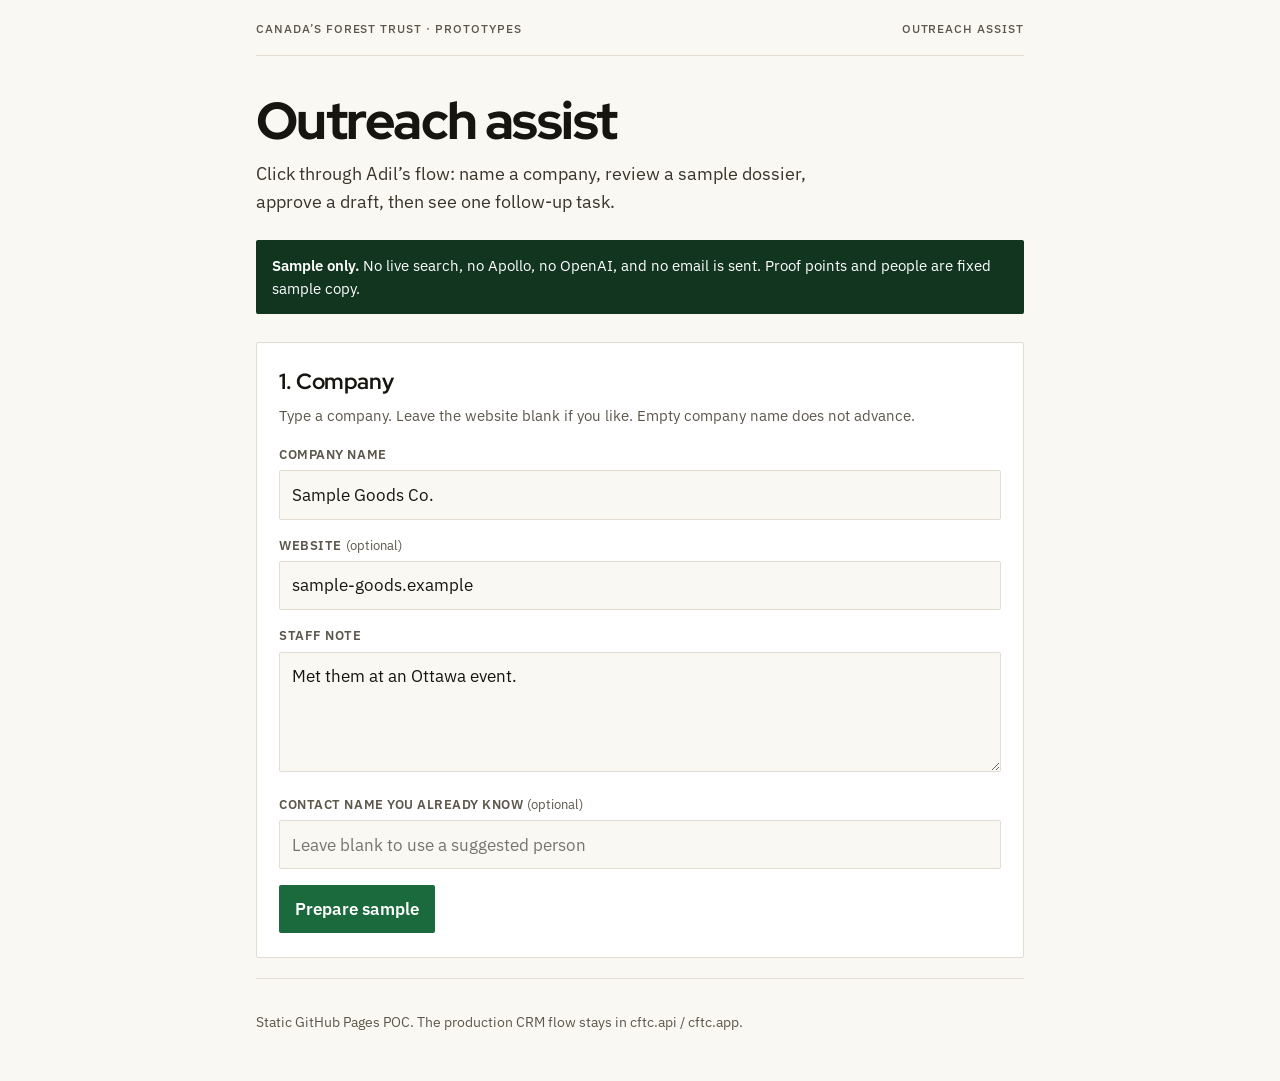
<file: outreach-assist/index.html>
<!DOCTYPE html>
<html lang="en-CA">
<head>
  <meta charset="utf-8" />
  <meta name="viewport" content="width=device-width, initial-scale=1" />
  <title>Outreach assist — Canada’s Forest Trust</title>
  <meta name="description" content="Clickable sample of Adil’s outreach assist: company lookup, sample dossier, approve-before-send, one follow-up task." />
  <link rel="preconnect" href="https://fonts.googleapis.com" />
  <link rel="preconnect" href="https://fonts.gstatic.com" crossorigin />
  <link href="https://fonts.googleapis.com/css2?family=IBM+Plex+Sans:ital,wght@0,400;0,500;0,600;1,400&family=Red+Hat+Display:wght@600;700;800&display=swap" rel="stylesheet" />
  <style>
    :root {
      --paper: #faf8f2;
      --paper-2: #f7f5ef;
      --rule: #e2ddd0;
      --ink: #17150f;
      --ink-2: #3a352b;
      --ink-3: #5c574b;
      --started: #6fbe93;
      --started-deep: #2e8b57;
      --built: #1b6a3e;
      --raise: #12351f;
      --gold: #b46a3a;
      --white: #fff;
      --display: "Red Hat Display", ui-sans-serif, system-ui, sans-serif;
      --body: "IBM Plex Sans", ui-sans-serif, system-ui, sans-serif;
      --max: 48rem;
      --gutter: clamp(1.25rem, 4vw, 2.5rem);
    }

    * { box-sizing: border-box; }
    html { scroll-behavior: smooth; }
    @media (prefers-reduced-motion: reduce) {
      html { scroll-behavior: auto; }
      .panel { animation: none; }
    }

    body {
      margin: 0;
      background: var(--paper);
      color: var(--ink);
      font-family: var(--body);
      font-size: 1.0625rem;
      line-height: 1.55;
      -webkit-font-smoothing: antialiased;
    }

    a { color: var(--built); }
    a:hover { color: var(--raise); }
    a:focus-visible,
    button:focus-visible,
    input:focus-visible,
    textarea:focus-visible {
      outline: 2px solid var(--built);
      outline-offset: 3px;
    }

    .wrap { width: min(var(--max), 100% - 2 * var(--gutter)); margin-inline: auto; }

    header.top {
      display: flex;
      justify-content: space-between;
      align-items: baseline;
      gap: 1rem;
      padding: 1.25rem 0 1rem;
      border-bottom: 1px solid var(--rule);
    }
    header.top p {
      margin: 0;
      font-size: 0.75rem;
      letter-spacing: 0.08em;
      text-transform: uppercase;
      color: var(--ink-3);
      font-weight: 500;
    }

    .hero { padding: 2.5rem 0 1.5rem; }
    .hero h1 {
      font-family: var(--display);
      font-weight: 800;
      font-size: clamp(2rem, 5vw, 3.25rem);
      line-height: 0.98;
      letter-spacing: -0.03em;
      margin: 0 0 0.85rem;
    }
    .hero .lede {
      max-width: 38rem;
      font-size: 1.125rem;
      color: var(--ink-2);
      margin: 0;
    }

    .banner {
      margin: 0 0 1.75rem;
      padding: 0.85rem 1rem;
      background: var(--raise);
      color: var(--white);
      border-radius: 2px;
      font-size: 0.95rem;
    }
    .banner strong { font-weight: 600; }

    .panel {
      background: var(--white);
      border: 1px solid var(--rule);
      border-radius: 2px;
      padding: 1.35rem 1.4rem 1.5rem;
      margin-bottom: 1.25rem;
      animation: rise 0.35s ease both;
    }
    @keyframes rise {
      from { opacity: 0; transform: translateY(6px); }
      to { opacity: 1; transform: none; }
    }
    .panel[hidden] { display: none; }

    .panel h2 {
      font-family: var(--display);
      font-size: 1.35rem;
      font-weight: 700;
      letter-spacing: -0.02em;
      margin: 0 0 0.35rem;
    }
    .panel .hint {
      margin: 0 0 1.1rem;
      color: var(--ink-3);
      font-size: 0.95rem;
    }

    .sample-tag {
      display: inline-block;
      margin: 0 0 1rem;
      padding: 0.2rem 0.55rem;
      border: 1px solid var(--rule);
      background: var(--paper-2);
      color: var(--ink-3);
      font-size: 0.72rem;
      letter-spacing: 0.06em;
      text-transform: uppercase;
      font-weight: 600;
    }

    label {
      display: block;
      font-size: 0.8rem;
      font-weight: 600;
      letter-spacing: 0.04em;
      text-transform: uppercase;
      color: var(--ink-3);
      margin: 0 0 0.35rem;
    }
    .field { margin-bottom: 1rem; }
    .field:last-of-type { margin-bottom: 1.15rem; }

    input[type="text"],
    textarea {
      width: 100%;
      border: 1px solid var(--rule);
      background: var(--paper);
      color: var(--ink);
      font: inherit;
      padding: 0.65rem 0.75rem;
      border-radius: 2px;
    }
    textarea { min-height: 7.5rem; resize: vertical; }

    .actions {
      display: flex;
      flex-wrap: wrap;
      gap: 0.65rem;
      align-items: center;
    }

    button {
      appearance: none;
      border: 0;
      border-radius: 2px;
      font: inherit;
      font-weight: 600;
      padding: 0.65rem 1rem;
      cursor: pointer;
    }
    button:disabled {
      opacity: 0.45;
      cursor: not-allowed;
    }
    .btn-primary {
      background: var(--built);
      color: var(--white);
    }
    .btn-primary:hover:not(:disabled) { background: var(--raise); }
    .btn-secondary {
      background: var(--paper-2);
      color: var(--ink);
      border: 1px solid var(--rule);
    }
    .btn-secondary:hover:not(:disabled) { background: var(--rule); }
    .btn-ghost {
      background: transparent;
      color: var(--ink-2);
      border: 1px dashed var(--rule);
    }

    .status {
      font-size: 0.9rem;
      color: var(--ink-3);
    }
    .status.ok { color: var(--started-deep); font-weight: 600; }
    .status.warn { color: var(--gold); font-weight: 600; }
    .error {
      margin: 0.5rem 0 0;
      color: var(--gold);
      font-size: 0.92rem;
      font-weight: 500;
    }

    .brief {
      display: grid;
      gap: 0.85rem;
      margin-bottom: 1.25rem;
    }
    .brief dt {
      font-size: 0.75rem;
      letter-spacing: 0.06em;
      text-transform: uppercase;
      color: var(--ink-3);
      font-weight: 600;
      margin: 0 0 0.2rem;
    }
    .brief dd {
      margin: 0;
      color: var(--ink-2);
    }

    .people {
      list-style: none;
      margin: 0 0 1.15rem;
      padding: 0;
      display: grid;
      gap: 0.55rem;
    }
    .people li {
      border: 1px solid var(--rule);
      background: var(--paper);
      border-radius: 2px;
    }
    .people label.person {
      display: grid;
      grid-template-columns: auto 1fr;
      gap: 0.75rem;
      align-items: start;
      margin: 0;
      padding: 0.8rem 0.9rem;
      text-transform: none;
      letter-spacing: 0;
      font-size: 1rem;
      font-weight: 400;
      color: var(--ink);
      cursor: pointer;
    }
    .people input { margin-top: 0.3rem; }
    .people .name { font-weight: 600; }
    .people .meta { color: var(--ink-3); font-size: 0.92rem; }

    .task-card {
      border-left: 3px solid var(--built);
      padding-left: 0.9rem;
      margin-bottom: 1rem;
    }
    .task-card h3 {
      margin: 0 0 0.35rem;
      font-size: 1.05rem;
    }
    .task-card p { margin: 0 0 0.35rem; color: var(--ink-2); }
    .task-card .meta { color: var(--ink-3); font-size: 0.9rem; }

    footer.page {
      padding: 2rem 0 3rem;
      color: var(--ink-3);
      font-size: 0.9rem;
      border-top: 1px solid var(--rule);
      margin-top: 1rem;
    }
  </style>
</head>
<body>
  <div class="wrap">
    <header class="top">
      <p>Canada’s Forest Trust · Prototypes</p>
      <p>Outreach assist</p>
    </header>

    <section class="hero">
      <h1>Outreach assist</h1>
      <p class="lede">
        Click through Adil’s flow: name a company, review a sample dossier, approve a draft, then see one follow-up task.
      </p>
    </section>

    <p class="banner" role="status">
      <strong>Sample only.</strong>
      No live search, no Apollo, no OpenAI, and no email is sent. Proof points and people are fixed sample copy.
    </p>

    <section class="panel" id="lookup-panel" aria-labelledby="lookup-title">
      <h2 id="lookup-title">1. Company</h2>
      <p class="hint">Type a company. Leave the website blank if you like. Empty company name does not advance.</p>

      <div class="field">
        <label for="company">Company name</label>
        <input id="company" type="text" autocomplete="organization" placeholder="Sample Goods Co." value="Sample Goods Co." />
      </div>
      <div class="field">
        <label for="website">Website <span style="font-weight:400;text-transform:none;letter-spacing:0">(optional)</span></label>
        <input id="website" type="text" autocomplete="url" placeholder="sample-goods.example" value="sample-goods.example" />
      </div>
      <div class="field">
        <label for="staff-note">Staff note</label>
        <textarea id="staff-note" placeholder="Met them at an Ottawa event.">Met them at an Ottawa event.</textarea>
      </div>
      <div class="field">
        <label for="typed-contact">Contact name you already know <span style="font-weight:400;text-transform:none;letter-spacing:0">(optional)</span></label>
        <input id="typed-contact" type="text" autocomplete="name" placeholder="Leave blank to use a suggested person" />
      </div>

      <div class="actions">
        <button type="button" class="btn-primary" id="prepare-btn">Prepare sample</button>
        <span class="error" id="lookup-error" hidden>Enter a company name.</span>
      </div>
    </section>

    <section class="panel" id="dossier-panel" hidden aria-labelledby="dossier-title">
      <h2 id="dossier-title">2. Sample dossier</h2>
      <p class="hint">Why-fit echoes your note. People and proof points are sample data, not a live lookup.</p>
      <span class="sample-tag">Sample, not looked up</span>

      <dl class="brief">
        <div>
          <dt>Why fit</dt>
          <dd id="why-fit"></dd>
        </div>
        <div>
          <dt>Proof point</dt>
          <dd id="proof-point">We plant trees with local partners.</dd>
        </div>
        <div>
          <dt>Angle</dt>
          <dd>Cite a line from their public site and ask for a short call.</dd>
        </div>
        <div>
          <dt>Do not claim</dt>
          <dd>Do not invent case studies, metrics, or sustainability programs.</dd>
        </div>
      </dl>

      <label>Suggested people</label>
      <ul class="people" id="people-list" role="radiogroup" aria-label="Suggested people"></ul>

      <div class="actions">
        <button type="button" class="btn-primary" id="draft-btn">Prepare draft</button>
      </div>
    </section>

    <section class="panel" id="draft-panel" hidden aria-labelledby="draft-title">
      <h2 id="draft-title">3. Draft</h2>
      <p class="hint">Approve is required before send. Editing subject or body after approval returns the draft to draft.</p>

      <div class="field">
        <label for="subject">Subject</label>
        <input id="subject" type="text" />
      </div>
      <div class="field">
        <label for="body">Body</label>
        <textarea id="body"></textarea>
      </div>

      <div class="actions">
        <button type="button" class="btn-secondary" id="approve-btn">Approve</button>
        <button type="button" class="btn-primary" id="send-btn" disabled>Send</button>
        <span class="status" id="draft-status">Status: draft</span>
      </div>
      <p class="status warn" id="send-message" hidden>Not sent. This is a sample.</p>
    </section>

    <section class="panel" id="task-panel" hidden aria-labelledby="task-title">
      <h2 id="task-title">4. Follow-up task</h2>
      <p class="hint">One reminder for Adil. This task does not send email.</p>

      <div class="task-card" id="task-card">
        <h3 id="task-heading"></h3>
        <p class="meta" id="task-meta"></p>
        <p>Log a reply or write the follow-up. This task does not send email.</p>
      </div>

      <div class="actions">
        <button type="button" class="btn-secondary" id="log-reply-btn">Log reply</button>
        <span class="status ok" id="task-cleared" hidden>Task cleared. Reply logged.</span>
      </div>
    </section>

    <footer class="page">
      Static GitHub Pages POC. The production CRM flow stays in cftc.api / cftc.app.
    </footer>
  </div>

  <script>
    (function () {
      const SAMPLE_PEOPLE = [
        {
          id: "pat",
          name: "Pat Lee",
          role: "Head of Sustainability",
          email: "pat@sample-goods.example",
        },
        {
          id: "jordan",
          name: "Jordan Ames",
          role: "Partnerships Manager",
          email: "jordan@sample-goods.example",
        },
        {
          id: "sam",
          name: "Sam Ortiz",
          role: "Marketing Director",
          email: "sam@sample-goods.example",
        },
      ];
      const SAMPLE_PROOF = "We plant trees with local partners.";

      const els = {
        company: document.getElementById("company"),
        website: document.getElementById("website"),
        staffNote: document.getElementById("staff-note"),
        typedContact: document.getElementById("typed-contact"),
        prepareBtn: document.getElementById("prepare-btn"),
        lookupError: document.getElementById("lookup-error"),
        dossierPanel: document.getElementById("dossier-panel"),
        whyFit: document.getElementById("why-fit"),
        peopleList: document.getElementById("people-list"),
        draftBtn: document.getElementById("draft-btn"),
        draftPanel: document.getElementById("draft-panel"),
        subject: document.getElementById("subject"),
        body: document.getElementById("body"),
        approveBtn: document.getElementById("approve-btn"),
        sendBtn: document.getElementById("send-btn"),
        draftStatus: document.getElementById("draft-status"),
        sendMessage: document.getElementById("send-message"),
        taskPanel: document.getElementById("task-panel"),
        taskHeading: document.getElementById("task-heading"),
        taskMeta: document.getElementById("task-meta"),
        taskCard: document.getElementById("task-card"),
        logReplyBtn: document.getElementById("log-reply-btn"),
        taskCleared: document.getElementById("task-cleared"),
      };

      const state = {
        company: "",
        whyFit: "",
        selectedPersonId: SAMPLE_PEOPLE[0].id,
        typedContact: "",
        draftStatus: "draft",
        suppressEditReset: false,
      };

      function addBusinessDays(from, days) {
        const d = new Date(from.getTime());
        let remaining = days;
        while (remaining > 0) {
          d.setUTCDate(d.getUTCDate() + 1);
          const dow = d.getUTCDay();
          if (dow !== 0 && dow !== 6) remaining -= 1;
        }
        return d;
      }

      function formatDate(d) {
        return d.toLocaleDateString("en-CA", {
          weekday: "short",
          year: "numeric",
          month: "short",
          day: "numeric",
          timeZone: "UTC",
        });
      }

      function firstName(full) {
        const part = String(full || "").trim().split(/\s+/)[0];
        return part || "there";
      }

      function selectedPerson() {
        return SAMPLE_PEOPLE.find((p) => p.id === state.selectedPersonId) || SAMPLE_PEOPLE[0];
      }

      function contactFirstName() {
        const typed = state.typedContact.trim();
        if (typed) return firstName(typed);
        return firstName(selectedPerson().name);
      }

      function setDraftStatus(status) {
        state.draftStatus = status;
        els.draftStatus.textContent = "Status: " + status;
        els.draftStatus.className = "status" + (status === "approved" ? " ok" : "");
        els.sendBtn.disabled = status !== "approved";
        els.approveBtn.disabled = status === "approved";
      }

      function renderPeople() {
        els.peopleList.innerHTML = SAMPLE_PEOPLE.map((person) => {
          const checked = person.id === state.selectedPersonId ? "checked" : "";
          return (
            '<li>' +
            '<label class="person">' +
            '<input type="radio" name="person" value="' + person.id + '" ' + checked + ' />' +
            '<span>' +
            '<span class="name">' + person.name + '</span><br />' +
            '<span class="meta">' + person.role + ' · ' + person.email + '</span>' +
            '</span>' +
            '</label>' +
            '</li>'
          );
        }).join("");

        els.peopleList.querySelectorAll('input[name="person"]').forEach((input) => {
          input.addEventListener("change", () => {
            state.selectedPersonId = input.value;
            if (els.draftPanel.hidden) return;
            if (state.draftStatus === "approved") {
              // Regenerate draft content from selection; typed contact stays.
              fillDraft();
              setDraftStatus("draft");
              els.sendMessage.hidden = true;
            } else {
              fillDraft();
            }
          });
        });
      }

      function fillDraft() {
        const company = state.company;
        const name = contactFirstName();
        state.suppressEditReset = true;
        els.subject.value = "Tree planting partnership for " + company;
        els.body.value =
          "Hi " + name + ",\n\n" +
          "I noticed a line on your site — “" + SAMPLE_PROOF + "” — and wanted to share how Canada’s Forest Trust helps companies plant real trees in Canada with transparent impact.\n\n" +
          "Would you be open to a short call to see if a tree program fits " + company + "?\n\n" +
          "Best regards";
        state.suppressEditReset = false;
      }

      function prepareSample() {
        const company = els.company.value.trim();
        els.lookupError.hidden = Boolean(company);
        if (!company) return;

        state.company = company;
        state.typedContact = els.typedContact.value;
        const note = els.staffNote.value.trim();
        state.whyFit = note || "No staff context provided.";
        state.selectedPersonId = SAMPLE_PEOPLE[0].id;

        els.whyFit.textContent = state.whyFit;
        renderPeople();

        els.dossierPanel.hidden = false;
        els.draftPanel.hidden = true;
        els.taskPanel.hidden = true;
        els.sendMessage.hidden = true;
        els.taskCleared.hidden = true;
        els.taskCard.hidden = false;
        els.logReplyBtn.hidden = false;
        setDraftStatus("draft");

        els.dossierPanel.scrollIntoView({ behavior: "smooth", block: "start" });
      }

      function prepareDraft() {
        state.typedContact = els.typedContact.value;
        fillDraft();
        setDraftStatus("draft");
        els.sendMessage.hidden = true;
        els.taskPanel.hidden = true;
        els.draftPanel.hidden = false;
        els.draftPanel.scrollIntoView({ behavior: "smooth", block: "start" });
      }

      function approveDraft() {
        setDraftStatus("approved");
      }

      function sendDraft() {
        if (state.draftStatus !== "approved") return;
        els.sendMessage.hidden = false;

        const due = addBusinessDays(new Date(), 5);
        els.taskHeading.textContent = "Follow up if no reply — " + state.company;
        els.taskMeta.textContent =
          "Assigned to Adil · Due " + formatDate(due) + " (5 business days)";
        els.taskCard.hidden = false;
        els.logReplyBtn.hidden = false;
        els.taskCleared.hidden = true;
        els.taskPanel.hidden = false;
        els.taskPanel.scrollIntoView({ behavior: "smooth", block: "start" });
      }

      function logReply() {
        els.taskCard.hidden = true;
        els.logReplyBtn.hidden = true;
        els.taskCleared.hidden = false;
      }

      function onDraftEdit() {
        if (state.suppressEditReset) return;
        if (state.draftStatus !== "approved") return;
        setDraftStatus("draft");
        els.sendMessage.hidden = true;
        els.taskPanel.hidden = true;
      }

      els.prepareBtn.addEventListener("click", prepareSample);
      els.draftBtn.addEventListener("click", prepareDraft);
      els.approveBtn.addEventListener("click", approveDraft);
      els.sendBtn.addEventListener("click", sendDraft);
      els.logReplyBtn.addEventListener("click", logReply);
      els.subject.addEventListener("input", onDraftEdit);
      els.body.addEventListener("input", onDraftEdit);
      els.typedContact.addEventListener("input", () => {
        state.typedContact = els.typedContact.value;
        // Picking a suggested person never overwrites a typed contact name.
        // If a draft is already open, refresh greeting from typed name.
        if (!els.draftPanel.hidden) {
          const wasApproved = state.draftStatus === "approved";
          fillDraft();
          if (wasApproved) setDraftStatus("draft");
        }
      });
      els.company.addEventListener("keydown", (e) => {
        if (e.key === "Enter") {
          e.preventDefault();
          prepareSample();
        }
      });
    })();
  </script>
</body>
</html>
</file>
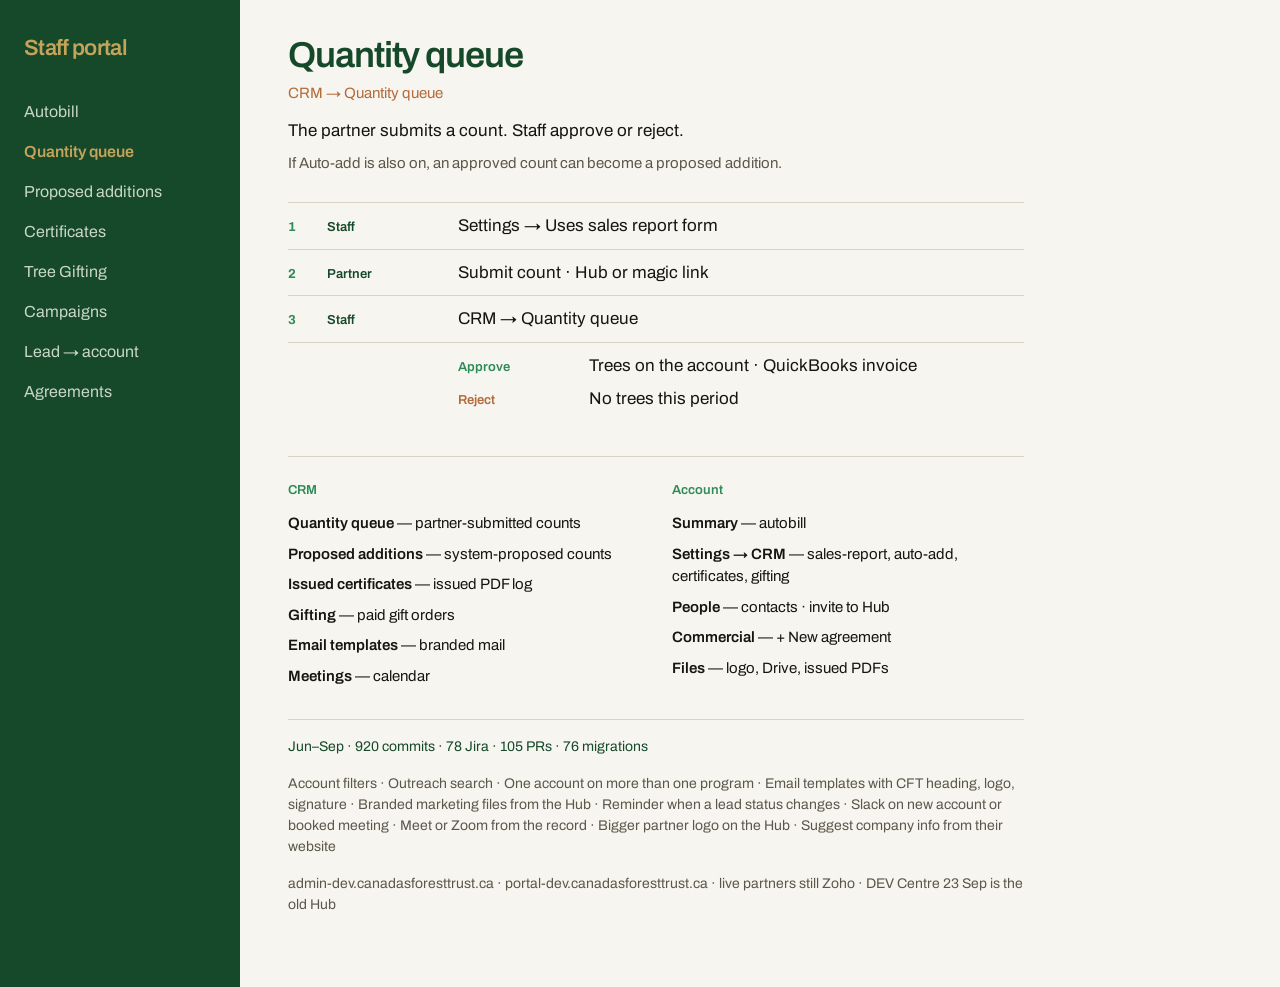
<file: staff-portal/index.html>
<!DOCTYPE html>
<html lang="en">
  <head>
    <meta charset="UTF-8" />
    <meta name="viewport" content="width=device-width, initial-scale=1" />
    <title>Staff portal · CFTC</title>
    <link rel="preconnect" href="https://fonts.googleapis.com" />
    <link rel="preconnect" href="https://fonts.gstatic.com" crossorigin />
    <link
      href="https://fonts.googleapis.com/css2?family=Archivo:ital,wght@0,400;0,500;0,600;0,700;1,400&family=Space+Mono:wght@400;700&display=swap"
      rel="stylesheet"
    />
    <script type="module" crossorigin src="./assets/index-Bx-79ene.js"></script>
    <link rel="stylesheet" crossorigin href="./assets/index-B4JbAee1.css">
  </head>
  <body>
    <div id="root"></div>
  </body>
</html>
</file>
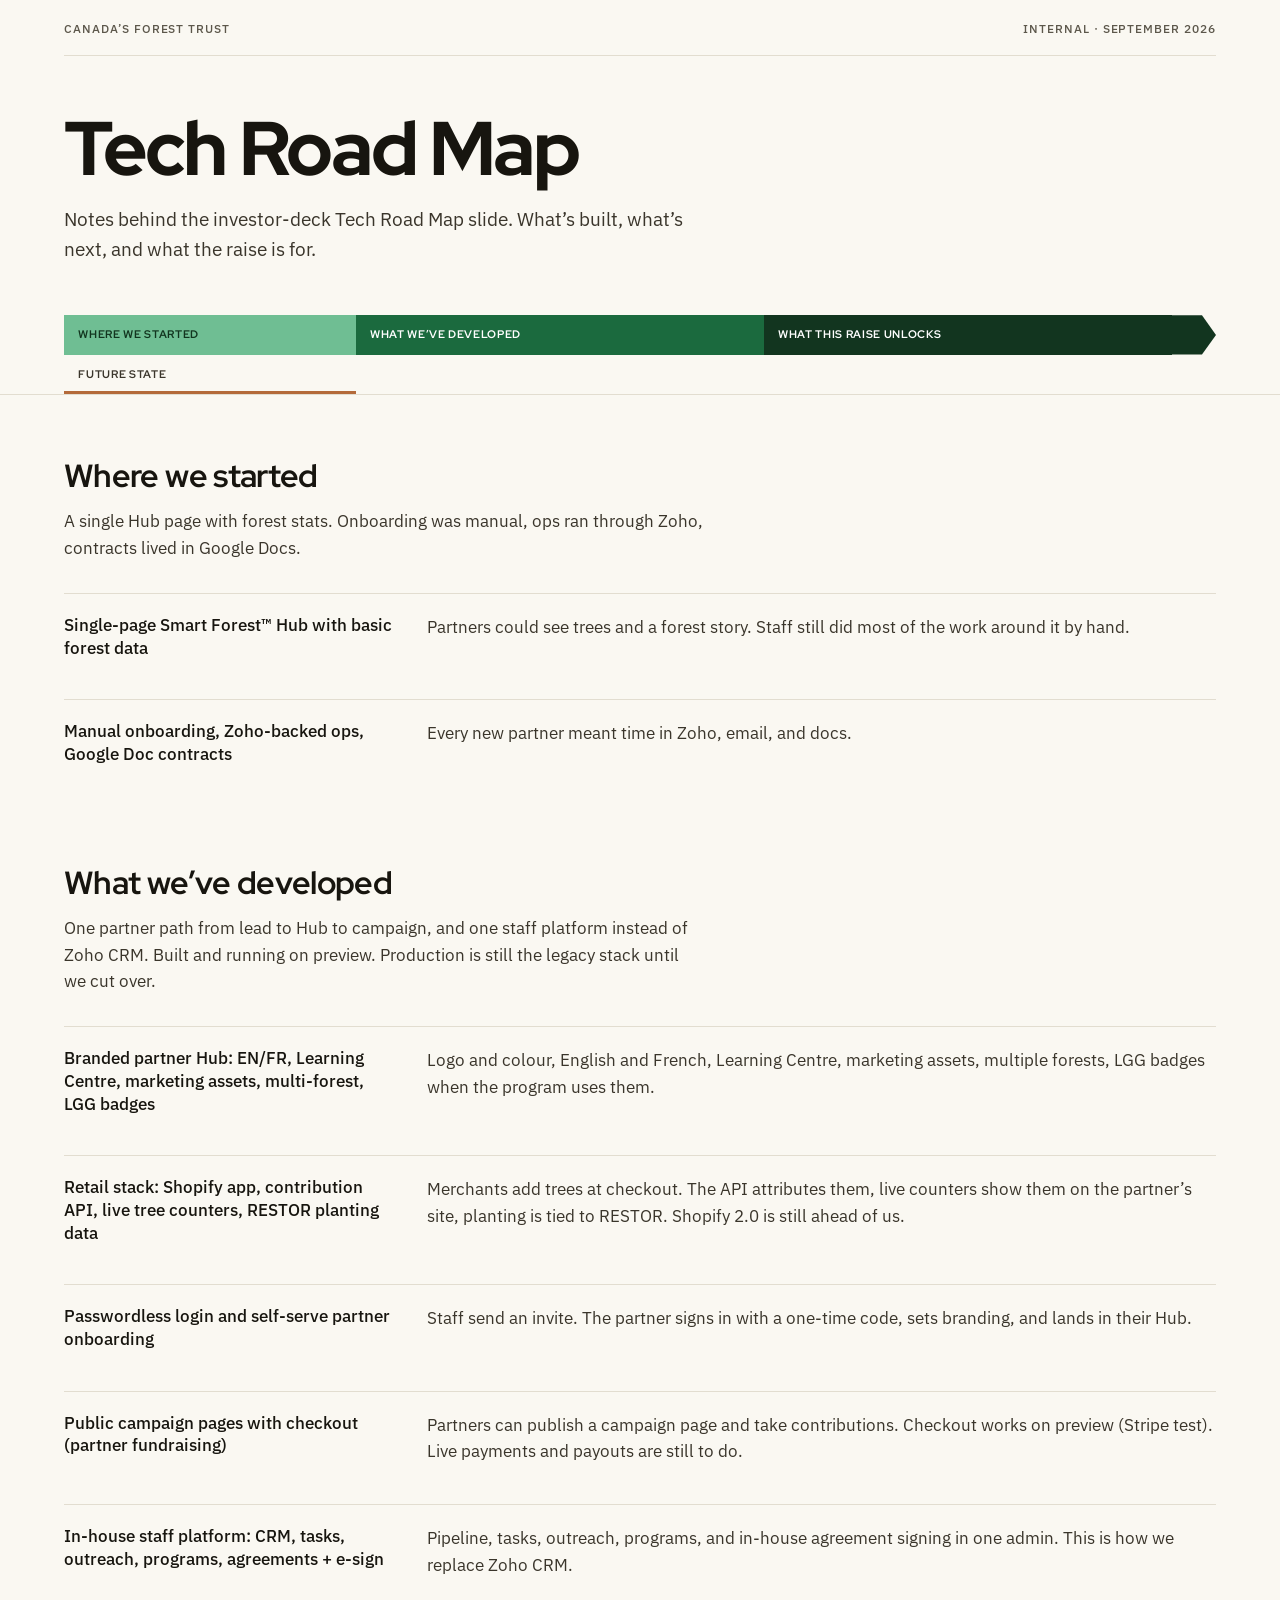
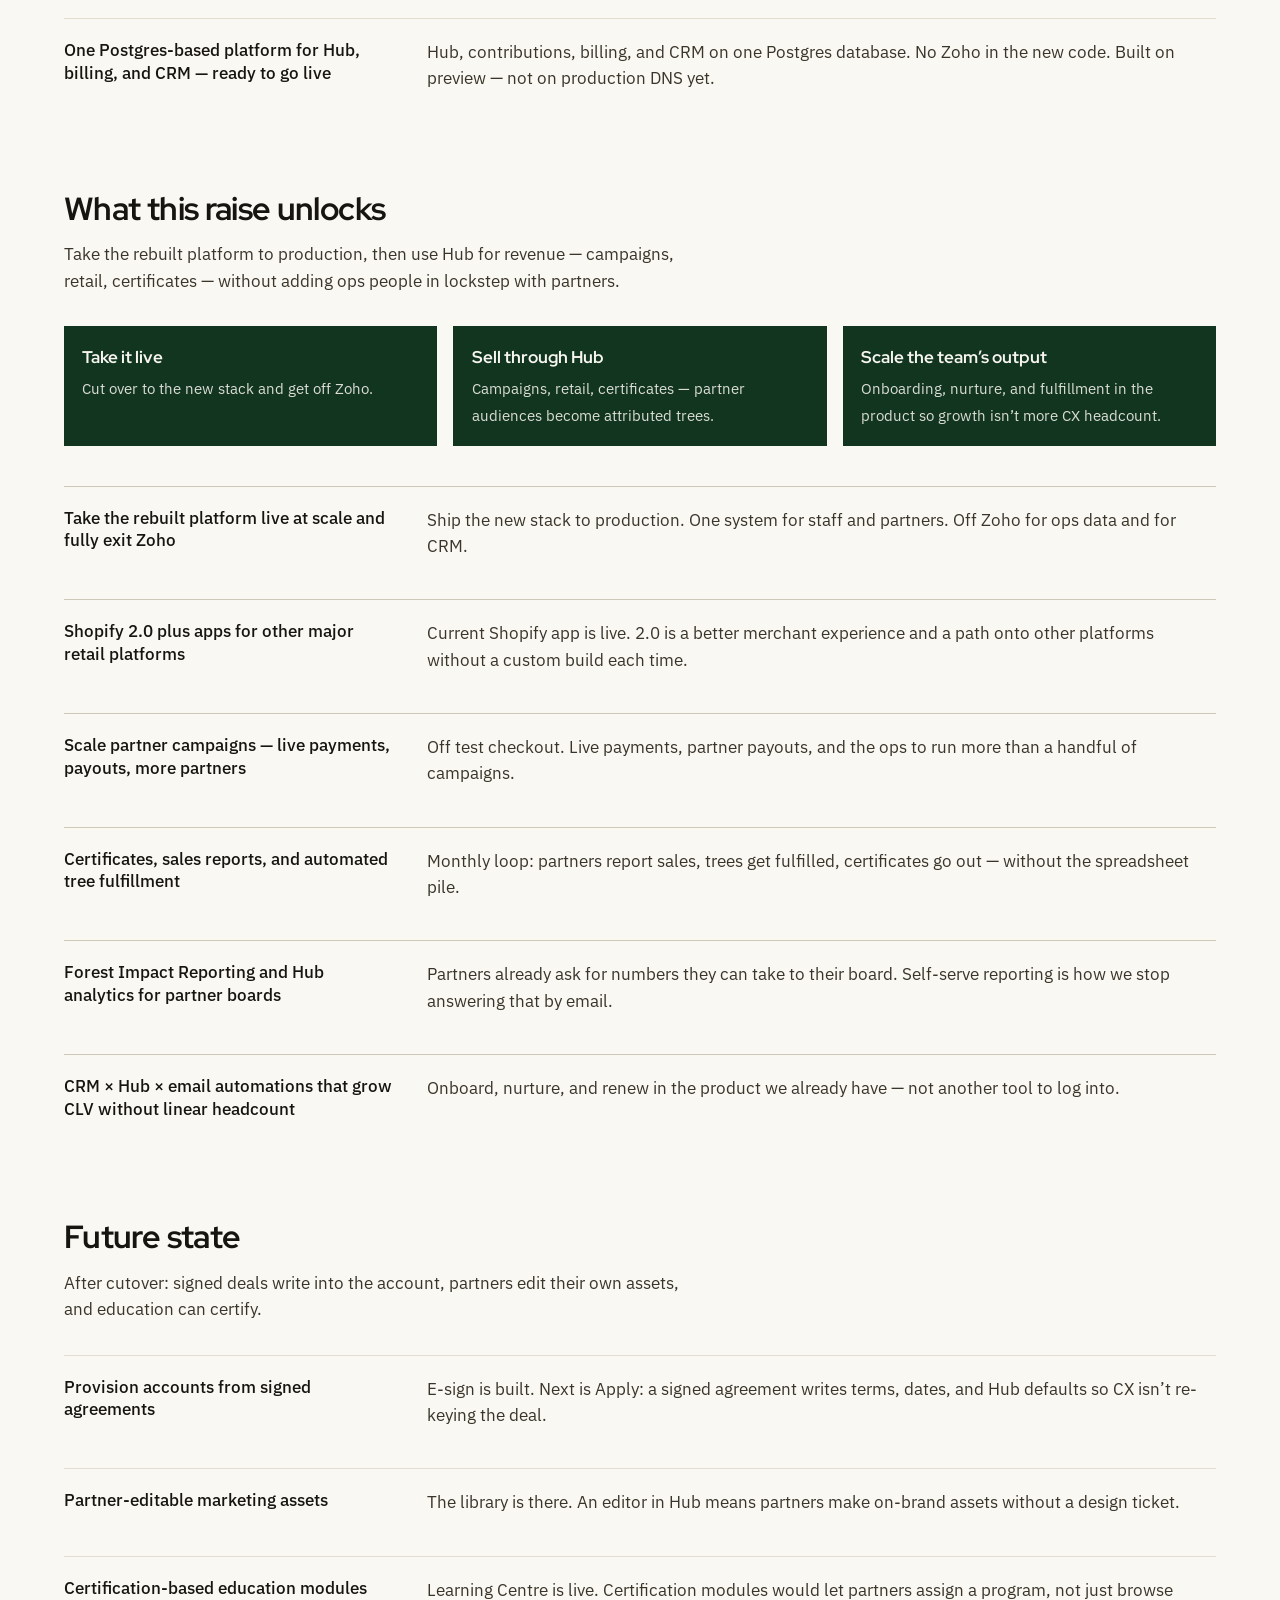
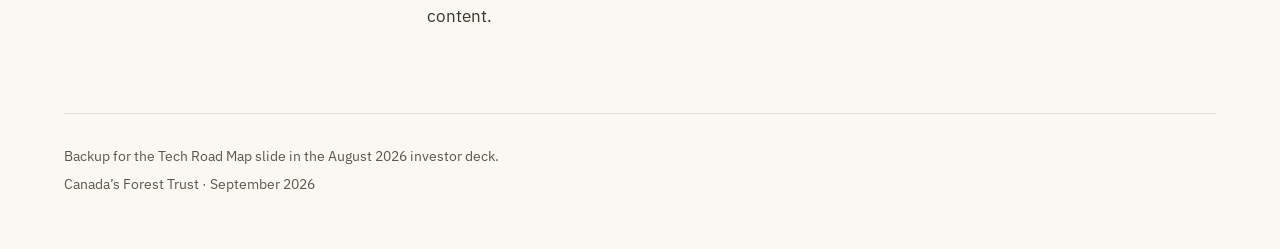
<file: tech-road-map/index.html>
<!DOCTYPE html>
<html lang="en-CA">
<head>
  <meta charset="utf-8" />
  <meta name="viewport" content="width=device-width, initial-scale=1" />
  <title>Tech Road Map — Canada’s Forest Trust</title>
  <meta name="description" content="What’s on the Tech Road Map slide, in plain language." />
  <link rel="preconnect" href="https://fonts.googleapis.com" />
  <link rel="preconnect" href="https://fonts.gstatic.com" crossorigin />
  <link href="https://fonts.googleapis.com/css2?family=IBM+Plex+Sans:ital,wght@0,400;0,500;0,600;1,400&family=Red+Hat+Display:wght@600;700;800&display=swap" rel="stylesheet" />
  <style>
    :root {
      --paper: #faf8f2;
      --paper-2: #f7f5ef;
      --rule: #e2ddd0;
      --ink: #17150f;
      --ink-2: #3a352b;
      --ink-3: #5c574b;
      --started: #6fbe93;
      --started-deep: #2e8b57;
      --built: #1b6a3e;
      --raise: #12351f;
      --gold: #b46a3a;
      --white: #fff;
      --display: "Red Hat Display", ui-sans-serif, system-ui, sans-serif;
      --body: "IBM Plex Sans", ui-sans-serif, system-ui, sans-serif;
      --max: 72rem;
      --gutter: clamp(1.25rem, 4vw, 2.5rem);
    }

    * { box-sizing: border-box; }
    html { scroll-behavior: smooth; }
    @media (prefers-reduced-motion: reduce) {
      html { scroll-behavior: auto; }
      .band, .item { animation: none; }
    }

    body {
      margin: 0;
      background: var(--paper);
      color: var(--ink);
      font-family: var(--body);
      font-size: 1.0625rem;
      line-height: 1.55;
      -webkit-font-smoothing: antialiased;
    }

    a { color: var(--built); }
    a:hover { color: var(--raise); }
    a:focus-visible {
      outline: 2px solid var(--built);
      outline-offset: 3px;
    }

    .skip {
      position: absolute;
      left: -999px;
      top: 0;
    }
    .skip:focus {
      left: var(--gutter);
      top: 0.5rem;
      z-index: 20;
      background: var(--white);
      padding: 0.5rem 0.75rem;
    }

    .wrap { width: min(var(--max), 100% - 2 * var(--gutter)); margin-inline: auto; }

    header.top {
      display: flex;
      justify-content: space-between;
      align-items: baseline;
      gap: 1rem;
      padding: 1.25rem 0 1rem;
      border-bottom: 1px solid var(--rule);
    }
    header.top p {
      margin: 0;
      font-size: 0.75rem;
      letter-spacing: 0.08em;
      text-transform: uppercase;
      color: var(--ink-3);
      font-weight: 500;
    }

    .hero { padding: 3.5rem 0 2.5rem; }
    .hero h1 {
      font-family: var(--display);
      font-weight: 800;
      font-size: clamp(2.4rem, 6vw, 4.75rem);
      line-height: 0.95;
      letter-spacing: -0.03em;
      margin: 0 0 1.25rem;
    }
    .hero .lede {
      max-width: 40rem;
      font-size: 1.2rem;
      color: var(--ink-2);
      margin: 0;
    }

    .nav-bands {
      position: sticky;
      top: 0;
      z-index: 10;
      background: var(--paper);
      padding: 0.75rem 0 0;
      border-bottom: 1px solid var(--rule);
    }
    .bands {
      display: grid;
      grid-template-columns: 1fr 1.4fr 1.4fr auto;
      gap: 0;
      min-height: 3.25rem;
    }
    .bands a {
      display: flex;
      align-items: center;
      padding: 0.7rem 0.9rem;
      text-decoration: none;
      color: var(--white);
      font-family: var(--display);
      font-weight: 700;
      font-size: 0.68rem;
      letter-spacing: 0.06em;
      text-transform: uppercase;
    }
    .bands a:focus-visible { outline-color: var(--gold); }
    .bands .b-started { background: var(--started); color: var(--raise); }
    .bands .b-built { background: var(--built); }
    .bands .b-raise { background: var(--raise); }
    .bands .b-future {
      background: transparent;
      color: var(--ink-2);
      padding-right: 0;
      min-width: 6.5rem;
    }
    .bands .arrow {
      width: 2.75rem;
      background: var(--raise);
      clip-path: polygon(0 0, calc(100% - 14px) 0, 100% 50%, calc(100% - 14px) 100%, 0 100%);
    }
    body[data-phase="started"] .b-started { box-shadow: inset 0 -3px 0 var(--gold); }
    body[data-phase="built"] .b-built { box-shadow: inset 0 -3px 0 var(--gold); }
    body[data-phase="raise"] .b-raise { box-shadow: inset 0 -3px 0 var(--gold); }
    body[data-phase="future"] .b-future { box-shadow: inset 0 -3px 0 var(--gold); }

    section { padding: 3.5rem 0 1rem; scroll-margin-top: 4.5rem; }
    section h2 {
      font-family: var(--display);
      font-size: clamp(1.5rem, 3vw, 2rem);
      letter-spacing: -0.02em;
      margin: 0 0 0.5rem;
    }
    .intro { max-width: 40rem; color: var(--ink-2); margin: 0 0 2rem; }

    .items { display: grid; gap: 1.25rem; }
    .item {
      display: grid;
      grid-template-columns: minmax(12rem, 0.42fr) 1fr;
      gap: 1.25rem 2rem;
      padding: 1.25rem 0;
      border-top: 1px solid var(--rule);
    }
    .item h3 {
      margin: 0;
      font-size: 1.05rem;
      font-weight: 600;
      line-height: 1.35;
    }
    .item p { margin: 0; color: var(--ink-2); }
    .item .slide-line {
      color: var(--ink);
      font-weight: 500;
    }

    #raise .item { border-top-color: #cfc8b8; }

    .money {
      display: grid;
      grid-template-columns: repeat(3, 1fr);
      gap: 1rem;
      margin: 0 0 2.5rem;
    }
    .money div {
      background: var(--raise);
      color: var(--paper-2);
      padding: 1.1rem 1.15rem;
    }
    .money strong {
      display: block;
      font-family: var(--display);
      font-size: 1.05rem;
      margin-bottom: 0.35rem;
    }
    .money span { font-size: 0.92rem; opacity: 0.88; }

    footer {
      margin-top: 3rem;
      padding: 2rem 0 3rem;
      border-top: 1px solid var(--rule);
      font-size: 0.85rem;
      color: var(--ink-3);
    }
    footer p { margin: 0 0 0.4rem; }

    @media (max-width: 800px) {
      .bands { grid-template-columns: 1fr 1fr; }
      .bands .arrow, .bands .b-future { display: none; }
      .item, .money { grid-template-columns: 1fr; }
      .item { gap: 0.4rem; }
    }

    @media print {
      .nav-bands { position: static; }
      .bands a { color: var(--ink) !important; background: var(--paper-2) !important; border: 1px solid var(--rule); }
      a { color: inherit; }
    }
  </style>
</head>
<body data-phase="started">
  <a class="skip" href="#main">Skip to content</a>

  <div class="wrap">
    <header class="top">
      <p>Canada’s Forest Trust</p>
      <p>Internal · September 2026</p>
    </header>
  </div>

  <main id="main">
    <div class="wrap hero">
      <h1>Tech Road Map</h1>
      <p class="lede">
        Notes behind the investor-deck Tech Road Map slide. What’s built, what’s next, and what the raise is for.
      </p>
    </div>

    <nav class="nav-bands" aria-label="Road map phases">
      <div class="wrap bands">
        <a class="b-started" href="#started">Where we started</a>
        <a class="b-built" href="#built">What we’ve developed</a>
        <a class="b-raise" href="#raise">What this raise unlocks</a>
        <span class="arrow" aria-hidden="true"></span>
        <a class="b-future" href="#future">Future state</a>
      </div>
    </nav>

    <div class="wrap">
      <section id="started">
        <h2>Where we started</h2>
        <p class="intro">
          A single Hub page with forest stats. Onboarding was manual, ops ran through Zoho, contracts lived in Google Docs.
        </p>
        <div class="items">
          <article class="item">
            <h3 class="slide-line">Single-page Smart Forest™ Hub with basic forest data</h3>
            <p>Partners could see trees and a forest story. Staff still did most of the work around it by hand.</p>
          </article>
          <article class="item">
            <h3 class="slide-line">Manual onboarding, Zoho-backed ops, Google Doc contracts</h3>
            <p>Every new partner meant time in Zoho, email, and docs.</p>
          </article>
        </div>
      </section>

      <section id="built">
        <h2>What we’ve developed</h2>
        <p class="intro">
          One partner path from lead to Hub to campaign, and one staff platform instead of Zoho CRM.
          Built and running on preview. Production is still the legacy stack until we cut over.
        </p>
        <div class="items">
          <article class="item">
            <h3 class="slide-line">Branded partner Hub: EN/FR, Learning Centre, marketing assets, multi-forest, LGG badges</h3>
            <p>Logo and colour, English and French, Learning Centre, marketing assets, multiple forests, LGG badges when the program uses them.</p>
          </article>
          <article class="item">
            <h3 class="slide-line">Retail stack: Shopify app, contribution API, live tree counters, RESTOR planting data</h3>
            <p>Merchants add trees at checkout. The API attributes them, live counters show them on the partner’s site, planting is tied to RESTOR. Shopify 2.0 is still ahead of us.</p>
          </article>
          <article class="item">
            <h3 class="slide-line">Passwordless login and self-serve partner onboarding</h3>
            <p>Staff send an invite. The partner signs in with a one-time code, sets branding, and lands in their Hub.</p>
          </article>
          <article class="item">
            <h3 class="slide-line">Public campaign pages with checkout (partner fundraising)</h3>
            <p>Partners can publish a campaign page and take contributions. Checkout works on preview (Stripe test). Live payments and payouts are still to do.</p>
          </article>
          <article class="item">
            <h3 class="slide-line">In-house staff platform: CRM, tasks, outreach, programs, agreements + e-sign</h3>
            <p>Pipeline, tasks, outreach, programs, and in-house agreement signing in one admin. This is how we replace Zoho CRM.</p>
          </article>
          <article class="item">
            <h3 class="slide-line">One Postgres-based platform for Hub, billing, and CRM — ready to go live</h3>
            <p>Hub, contributions, billing, and CRM on one Postgres database. No Zoho in the new code. Built on preview — not on production DNS yet.</p>
          </article>
        </div>
      </section>

      <section id="raise">
        <h2>What this raise unlocks</h2>
        <p class="intro">
          Take the rebuilt platform to production, then use Hub for revenue — campaigns, retail, certificates — without adding ops people in lockstep with partners.
        </p>
        <div class="money">
          <div>
            <strong>Take it live</strong>
            <span>Cut over to the new stack and get off Zoho.</span>
          </div>
          <div>
            <strong>Sell through Hub</strong>
            <span>Campaigns, retail, certificates — partner audiences become attributed trees.</span>
          </div>
          <div>
            <strong>Scale the team’s output</strong>
            <span>Onboarding, nurture, and fulfillment in the product so growth isn’t more CX headcount.</span>
          </div>
        </div>
        <div class="items">
          <article class="item">
            <h3 class="slide-line">Take the rebuilt platform live at scale and fully exit Zoho</h3>
            <p>Ship the new stack to production. One system for staff and partners. Off Zoho for ops data and for CRM.</p>
          </article>
          <article class="item">
            <h3 class="slide-line">Shopify 2.0 plus apps for other major retail platforms</h3>
            <p>Current Shopify app is live. 2.0 is a better merchant experience and a path onto other platforms without a custom build each time.</p>
          </article>
          <article class="item">
            <h3 class="slide-line">Scale partner campaigns — live payments, payouts, more partners</h3>
            <p>Off test checkout. Live payments, partner payouts, and the ops to run more than a handful of campaigns.</p>
          </article>
          <article class="item">
            <h3 class="slide-line">Certificates, sales reports, and automated tree fulfillment</h3>
            <p>Monthly loop: partners report sales, trees get fulfilled, certificates go out — without the spreadsheet pile.</p>
          </article>
          <article class="item">
            <h3 class="slide-line">Forest Impact Reporting and Hub analytics for partner boards</h3>
            <p>Partners already ask for numbers they can take to their board. Self-serve reporting is how we stop answering that by email.</p>
          </article>
          <article class="item">
            <h3 class="slide-line">CRM × Hub × email automations that grow CLV without linear headcount</h3>
            <p>Onboard, nurture, and renew in the product we already have — not another tool to log into.</p>
          </article>
        </div>
      </section>

      <section id="future">
        <h2>Future state</h2>
        <p class="intro">
          After cutover: signed deals write into the account, partners edit their own assets, and education can certify.
        </p>
        <div class="items">
          <article class="item">
            <h3 class="slide-line">Provision accounts from signed agreements</h3>
            <p>E-sign is built. Next is Apply: a signed agreement writes terms, dates, and Hub defaults so CX isn’t re-keying the deal.</p>
          </article>
          <article class="item">
            <h3 class="slide-line">Partner-editable marketing assets</h3>
            <p>The library is there. An editor in Hub means partners make on-brand assets without a design ticket.</p>
          </article>
          <article class="item">
            <h3 class="slide-line">Certification-based education modules</h3>
            <p>Learning Centre is live. Certification modules would let partners assign a program, not just browse content.</p>
          </article>
        </div>
      </section>

    </div>
  </main>

  <div class="wrap">
    <footer>
      <p>Backup for the Tech Road Map slide in the August 2026 investor deck.</p>
      <p>Canada’s Forest Trust · September 2026</p>
    </footer>
  </div>

  <script>
    const sections = ["started", "built", "raise", "future"]
      .map((id) => document.getElementById(id))
      .filter(Boolean);
    const io = new IntersectionObserver(
      (entries) => {
        const visible = entries
          .filter((e) => e.isIntersecting)
          .sort((a, b) => b.intersectionRatio - a.intersectionRatio)[0];
        if (visible && visible.target.id) {
          document.body.dataset.phase = visible.target.id;
        }
      },
      { rootMargin: "-20% 0px -55% 0px", threshold: [0.15, 0.4] }
    );
    sections.forEach((el) => io.observe(el));
  </script>
</body>
</html>
</file>
<file: staff-portal/assets/index-B4JbAee1.css>
:root{--paper:#f7f5ef;--ink:#17150f;--mute:#5c574b;--pine:#16482a;--moss:#2e8b57;--gold:#c4a35a;--rust:#b46a3a;--line:#d9d3c5;--cream:#f3ead0}*{box-sizing:border-box}html,body,#root{min-height:100%;margin:0}body{background:var(--paper);color:var(--ink);font:17px/1.5 Archivo,ui-sans-serif,system-ui,sans-serif}.shell{grid-template-columns:240px 1fr;min-height:100vh;display:grid}.rail{background:var(--pine);color:var(--cream);padding:32px 24px 48px}.rail h1{letter-spacing:-.03em;color:var(--gold);margin:0 0 28px;font-size:22px;font-weight:600}.toc{flex-direction:column;align-items:flex-start;gap:2px;display:flex}.toc button{appearance:none;font:inherit;color:#c9d6c8;cursor:pointer;text-align:left;background:0 0;border:0;margin:0;padding:7px 0;font-size:16px}.toc button:hover{color:#fff}.toc button.on{color:var(--gold);font-weight:600}.toc button:focus-visible{outline:2px solid var(--gold);outline-offset:3px}.main{max-width:52rem;padding:36px 48px 72px}h2{letter-spacing:-.03em;color:var(--pine);margin:0 0 6px;font-size:36px;font-weight:600;line-height:1.1}h3{color:var(--moss);margin:0 0 8px;font-size:13px;font-weight:600}.where{color:var(--rust);margin:0 0 14px;font-size:15px}.one{margin:0}.goes{color:var(--mute);margin:8px 0 0;font-size:15px}.steps{counter-reset:step;margin:28px 0 0;padding:0;list-style:none}.steps li{border-top:1px solid var(--line);grid-template-columns:1.6em 7em 1fr;align-items:baseline;gap:12px;padding:10px 0;display:grid}.steps li:last-child{border-bottom:1px solid var(--line)}.steps li:before{counter-increment:step;content:counter(step);color:var(--moss);font-size:13px;font-weight:700}.steps b{color:var(--pine);font-size:13px;font-weight:600}.fork{margin:6px 0 0;padding:0 0 0 calc(8.6em + 24px);list-style:none}.fork li{grid-template-columns:7em 1fr;align-items:baseline;gap:12px;padding:4px 0;display:grid}.fork b{font-size:13px;font-weight:600}.fork li:first-child b{color:var(--moss)}.fork li:last-child b{color:var(--rust)}.map{border-top:1px solid var(--line);grid-template-columns:1fr 1fr;gap:32px;margin-top:40px;padding-top:24px;display:grid}.map ul{margin:0;padding:0;list-style:none}.map li{padding:4px 0;font-size:15px}b{font-weight:600}.stats,.also,.foot{color:var(--mute);margin:16px 0 0;font-size:14px}.stats{border-top:1px solid var(--line);color:var(--pine);margin-top:28px;padding-top:16px}@media (width<=720px){.shell,.map,.steps li,.fork li{grid-template-columns:1fr}.fork{padding-left:0}.steps li:before{display:none}.main{padding:28px 20px 56px}}
</file>
